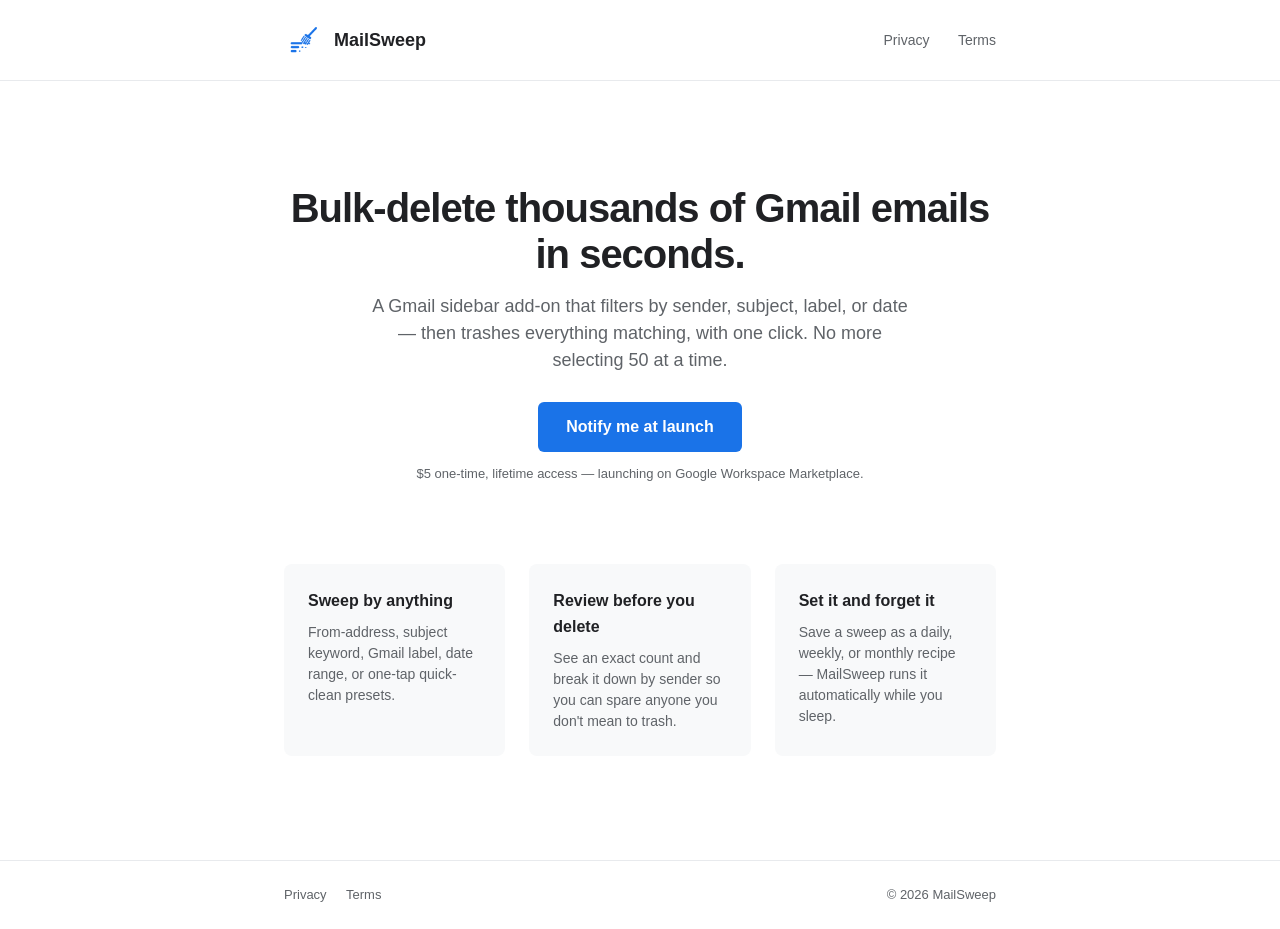
<file: docs/index.html>
<!doctype html>
<html lang="en">
<head>
  <meta charset="utf-8">
  <meta name="viewport" content="width=device-width, initial-scale=1">
  <meta name="google-site-verification" content="Cl3YPLw_id-CeBiF6VyEsyAbAgMMyoTihzDY2pmEzBI" />
  <title>MailSweep — Bulk-delete Gmail emails in seconds</title>
  <meta name="description" content="A Gmail sidebar add-on that bulk-deletes thousands of emails matching a filter. $5 lifetime.">
  <link rel="icon" type="image/png" sizes="48x48" href="img/favicon-48.png">
  <link rel="icon" type="image/png" sizes="16x16" href="img/favicon-16.png">
  <link rel="apple-touch-icon" sizes="128x128" href="img/logo-128.png">
  <meta property="og:title" content="MailSweep — Bulk-delete Gmail emails in seconds">
  <meta property="og:description" content="A Gmail sidebar add-on that bulk-deletes thousands of emails matching a filter.">
  <meta property="og:image" content="img/logo-256.png">
  <meta property="og:type" content="website">
  <link rel="stylesheet" href="style.css">
  <style>
    .hero {
      text-align: center;
      padding: 56px 0 24px;
    }
    .hero h1 {
      font-size: 40px;
      font-weight: 700;
      letter-spacing: -1px;
      margin: 0 0 16px;
      line-height: 1.15;
    }
    .hero p.lead {
      font-size: 18px;
      color: var(--text-muted);
      max-width: 540px;
      margin: 0 auto 28px;
      line-height: 1.5;
    }
    .cta {
      display: inline-block;
      background: var(--brand);
      color: #fff;
      padding: 12px 28px;
      border-radius: 6px;
      font-weight: 600;
      font-size: 16px;
      transition: background 0.15s;
    }
    .cta:hover { background: var(--brand-dark); text-decoration: none; }
    .price-note {
      display: block;
      margin-top: 12px;
      color: var(--text-muted);
      font-size: 13px;
    }
    .features {
      display: grid;
      grid-template-columns: repeat(3, 1fr);
      gap: 24px;
      margin: 56px 0 24px;
    }
    .feature {
      background: var(--bg-soft);
      border-radius: var(--radius);
      padding: 24px;
    }
    .feature h3 {
      margin: 0 0 8px;
      font-size: 16px;
      font-weight: 600;
    }
    .feature p {
      margin: 0;
      font-size: 14px;
      color: var(--text-muted);
      line-height: 1.5;
    }
    .coming-soon {
      text-align: center;
      margin: 40px 0;
      padding: 20px;
      background: var(--bg-soft);
      border-radius: var(--radius);
      color: var(--text-muted);
      font-size: 14px;
    }
    @media (max-width: 600px) {
      .hero h1 { font-size: 30px; }
      .hero p.lead { font-size: 16px; }
      .features { grid-template-columns: 1fr; }
    }
  </style>
</head>
<body>

<header class="site-header">
  <div class="inner">
    <a class="brand" href="index.html">
      <span class="brand-mark"><img src="img/logo-128.png" alt="MailSweep logo"></span>
      <span>MailSweep</span>
    </a>
    <nav class="site-nav">
      <a href="privacy.html">Privacy</a>
      <a href="terms.html">Terms</a>
    </nav>
  </div>
</header>

<main>
  <section class="hero">
    <h1>Bulk-delete thousands of Gmail emails in seconds.</h1>
    <p class="lead">
      A Gmail sidebar add-on that filters by sender, subject, label, or date —
      then trashes everything matching, with one click. No more selecting 50 at a
      time.
    </p>
    <!-- LAUNCH-DAY: swap href to the Marketplace install URL and change text to "Install on Gmail" -->
    <a class="cta" href="mailto:imharshbhojwani@gmail.com?subject=Notify%20me%20when%20MailSweep%20launches&body=Add%20me%20to%20the%20launch%20list.">Notify me at launch</a>
    <span class="price-note">$5 one-time, lifetime access — launching on Google Workspace Marketplace.</span>
  </section>

  <section class="features">
    <div class="feature">
      <h3>Sweep by anything</h3>
      <p>From-address, subject keyword, Gmail label, date range, or one-tap quick-clean presets.</p>
    </div>
    <div class="feature">
      <h3>Review before you delete</h3>
      <p>See an exact count and break it down by sender so you can spare anyone you don't mean to trash.</p>
    </div>
    <div class="feature">
      <h3>Set it and forget it</h3>
      <p>Save a sweep as a daily, weekly, or monthly recipe — MailSweep runs it automatically while you sleep.</p>
    </div>
  </section>
</main>

<footer class="site-footer">
  <div class="inner">
    <div>
      <a href="privacy.html">Privacy</a>
      <a href="terms.html">Terms</a>
    </div>
    <div>&copy; 2026 MailSweep</div>
  </div>
</footer>

</body>
</html>
</file>
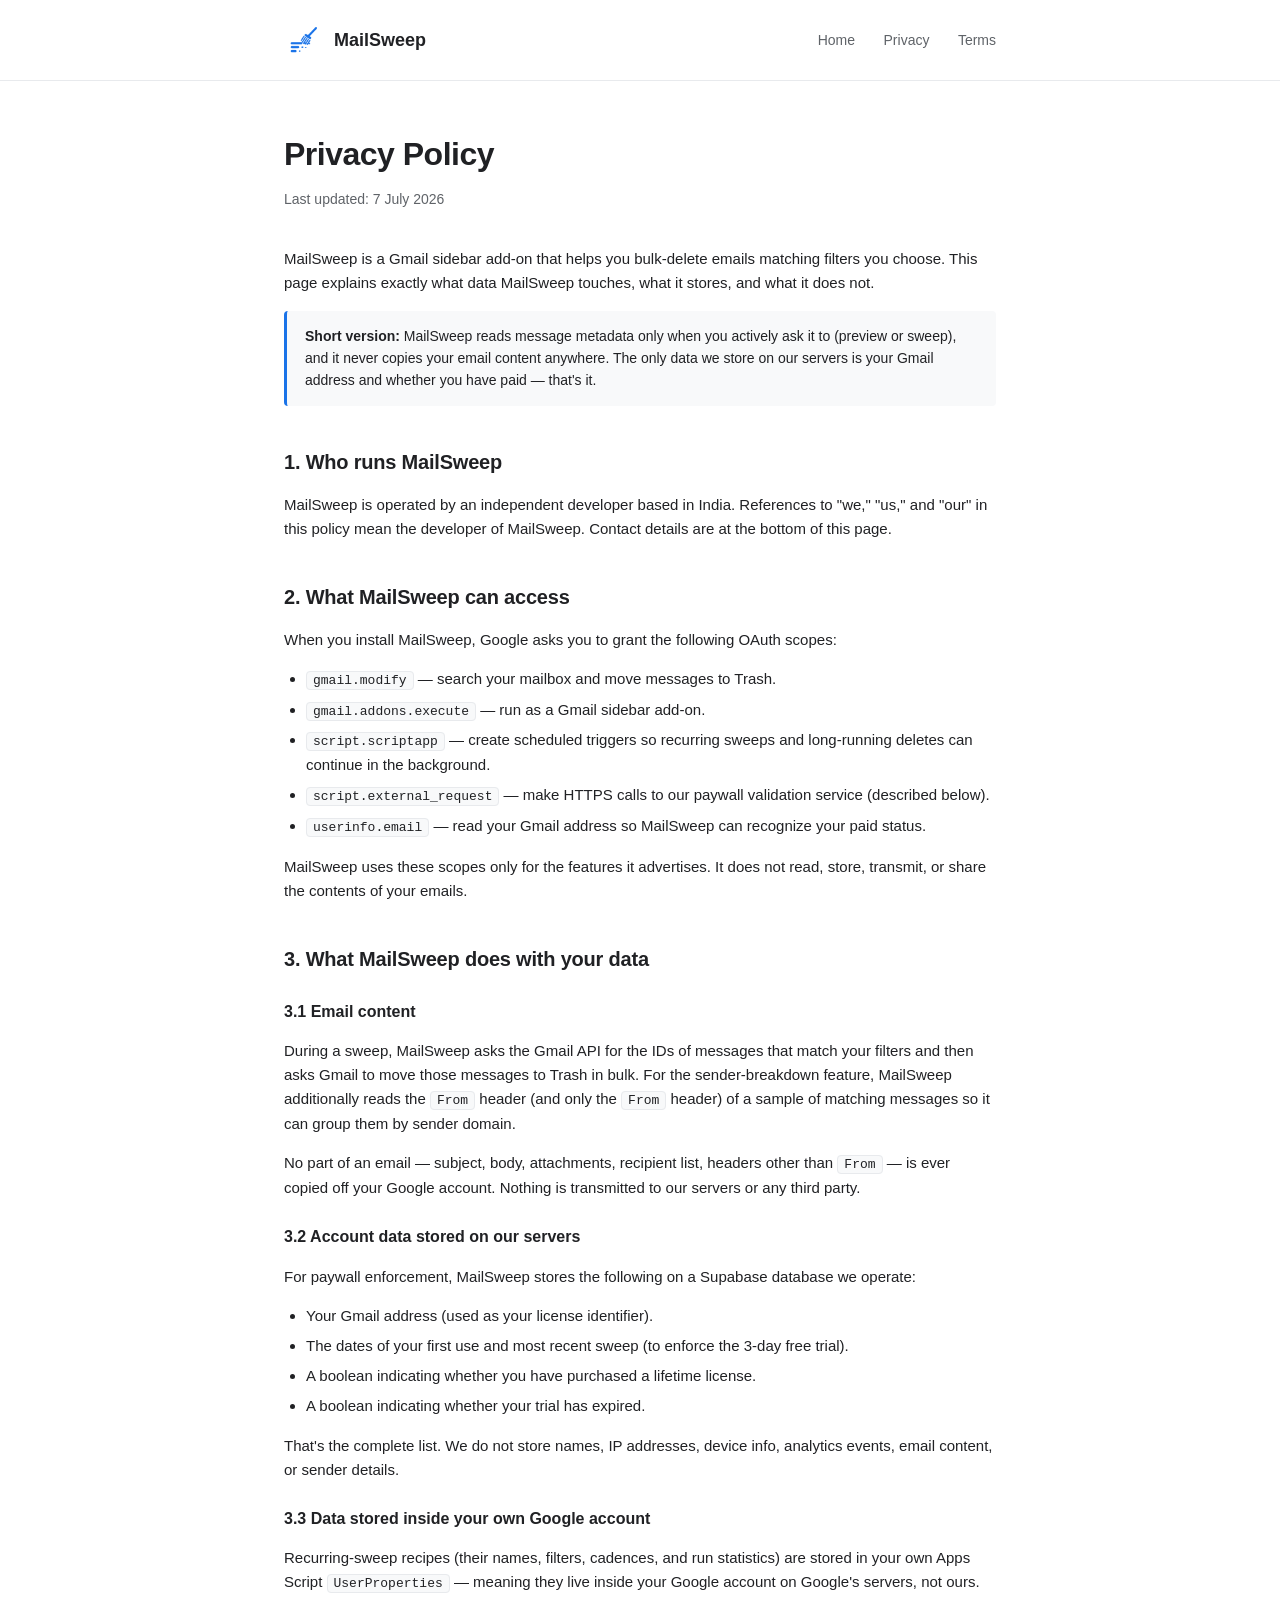
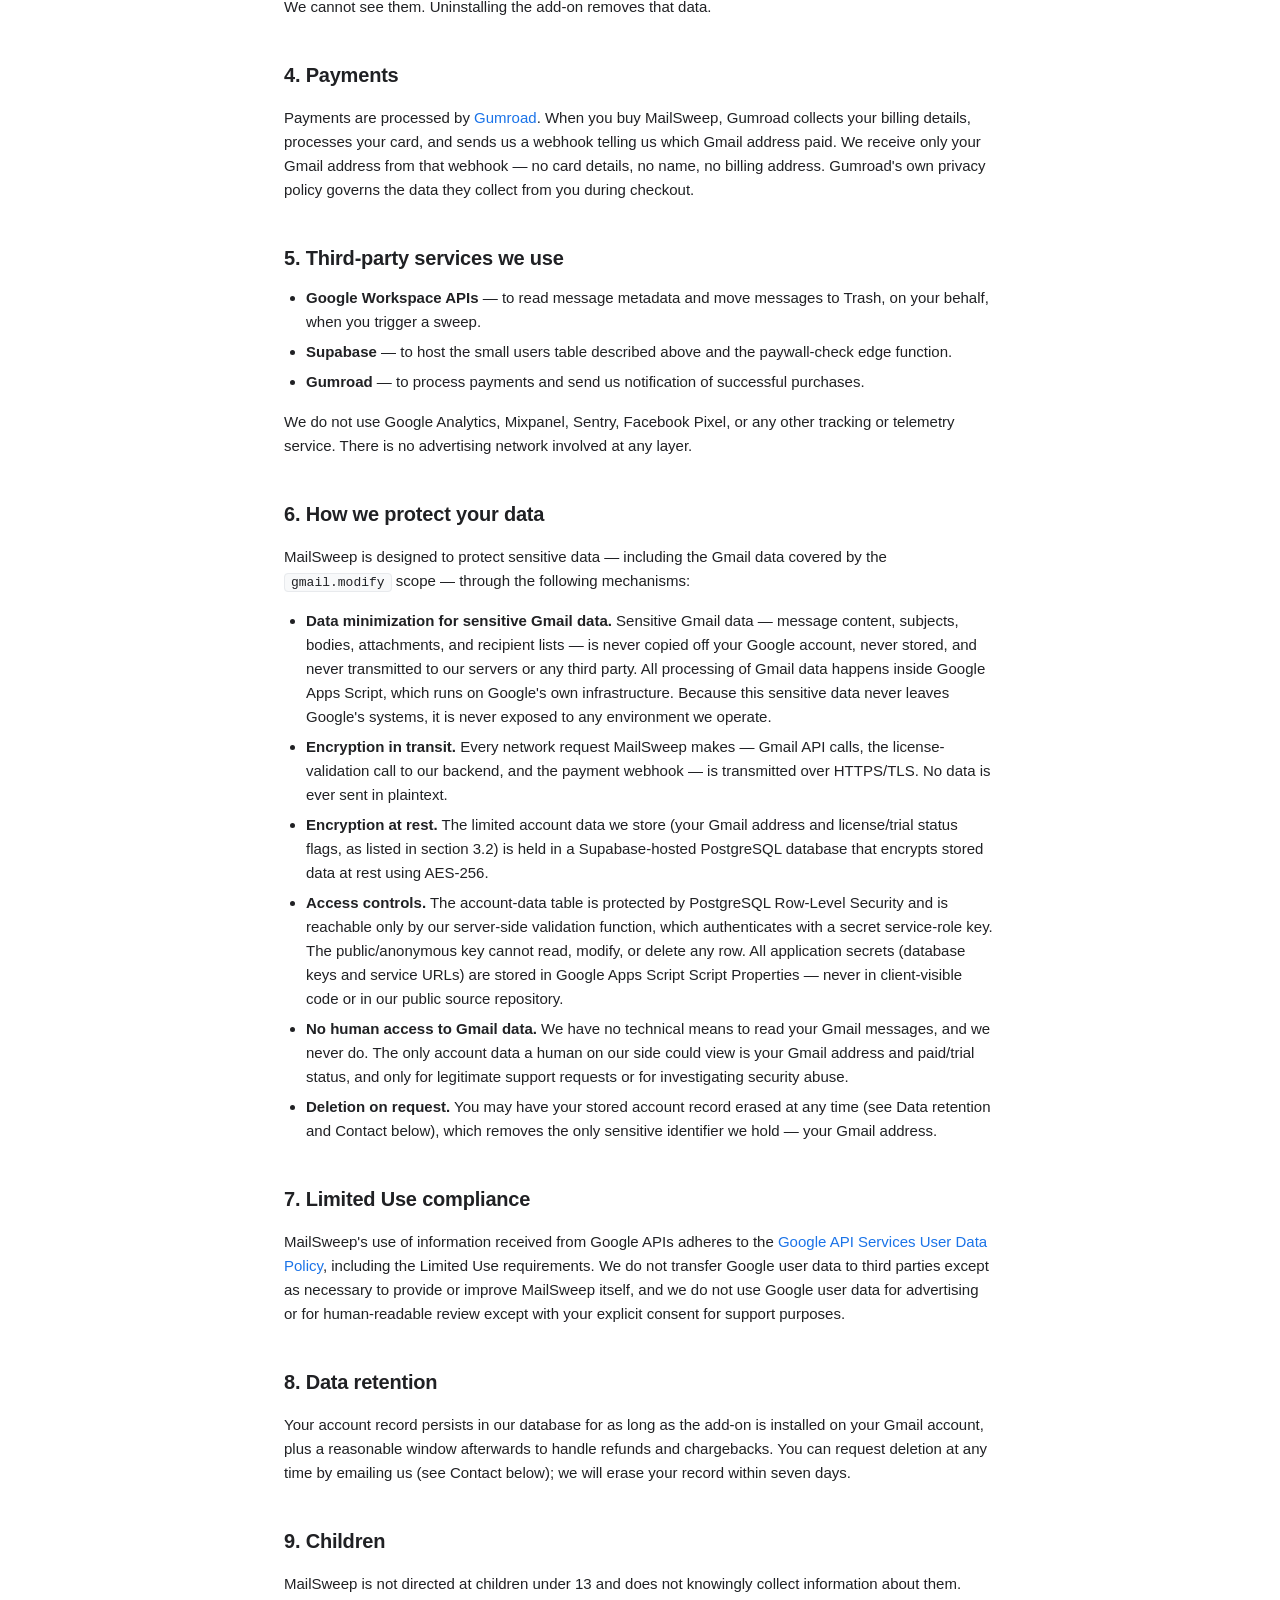
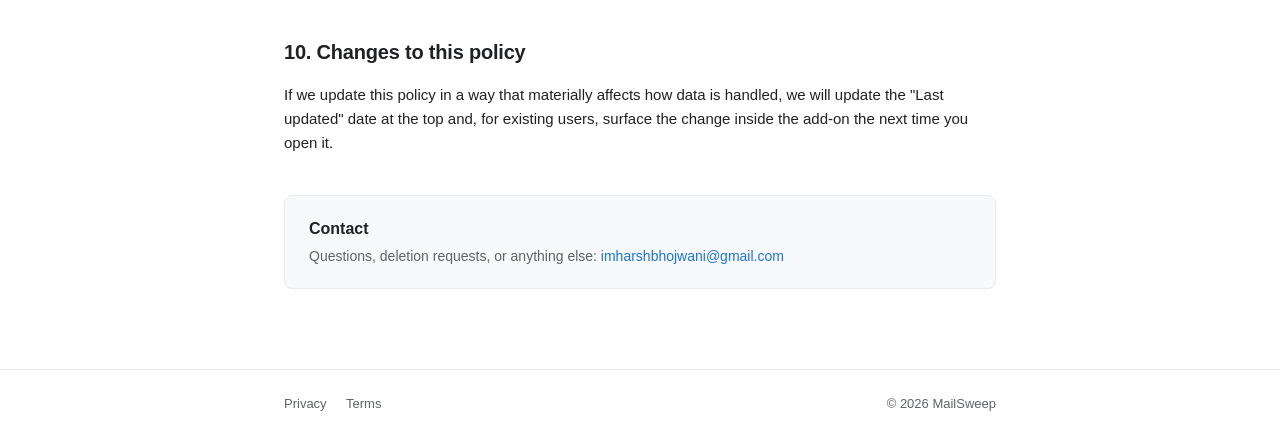
<file: docs/privacy.html>
<!doctype html>
<html lang="en">
<head>
  <meta charset="utf-8">
  <meta name="viewport" content="width=device-width, initial-scale=1">
  <title>Privacy Policy — MailSweep</title>
  <meta name="description" content="MailSweep's privacy policy. What we access, what we store, what we don't.">
  <link rel="icon" type="image/png" sizes="48x48" href="img/favicon-48.png">
  <link rel="icon" type="image/png" sizes="16x16" href="img/favicon-16.png">
  <link rel="stylesheet" href="style.css">
</head>
<body>

<header class="site-header">
  <div class="inner">
    <a class="brand" href="index.html">
      <span class="brand-mark"><img src="img/logo-128.png" alt="MailSweep logo"></span>
      <span>MailSweep</span>
    </a>
    <nav class="site-nav">
      <a href="index.html">Home</a>
      <a href="privacy.html">Privacy</a>
      <a href="terms.html">Terms</a>
    </nav>
  </div>
</header>

<main class="legal">
  <h1>Privacy Policy</h1>
  <p class="updated">Last updated: 7 July 2026</p>

  <p>
    MailSweep is a Gmail sidebar add-on that helps you bulk-delete emails matching
    filters you choose. This page explains exactly what data MailSweep touches,
    what it stores, and what it does not.
  </p>

  <div class="callout">
    <strong>Short version:</strong> MailSweep reads message metadata only when you
    actively ask it to (preview or sweep), and it never copies your email content
    anywhere. The only data we store on our servers is your Gmail address and
    whether you have paid — that's it.
  </div>

  <h2>1. Who runs MailSweep</h2>
  <p>
    MailSweep is operated by an independent developer based in India. References to
    "we," "us," and "our" in this policy mean the developer of MailSweep. Contact
    details are at the bottom of this page.
  </p>

  <h2>2. What MailSweep can access</h2>
  <p>
    When you install MailSweep, Google asks you to grant the following OAuth scopes:
  </p>
  <ul>
    <li><code>gmail.modify</code> — search your mailbox and move messages to Trash.</li>
    <li><code>gmail.addons.execute</code> — run as a Gmail sidebar add-on.</li>
    <li><code>script.scriptapp</code> — create scheduled triggers so recurring sweeps and long-running deletes can continue in the background.</li>
    <li><code>script.external_request</code> — make HTTPS calls to our paywall validation service (described below).</li>
    <li><code>userinfo.email</code> — read your Gmail address so MailSweep can recognize your paid status.</li>
  </ul>
  <p>
    MailSweep uses these scopes only for the features it advertises. It does not
    read, store, transmit, or share the contents of your emails.
  </p>

  <h2>3. What MailSweep does with your data</h2>

  <h3>3.1 Email content</h3>
  <p>
    During a sweep, MailSweep asks the Gmail API for the IDs of messages that match
    your filters and then asks Gmail to move those messages to Trash in bulk. For
    the sender-breakdown feature, MailSweep additionally reads the <code>From</code>
    header (and only the <code>From</code> header) of a sample of matching messages so
    it can group them by sender domain.
  </p>
  <p>
    No part of an email — subject, body, attachments, recipient list, headers other
    than <code>From</code> — is ever copied off your Google account. Nothing is
    transmitted to our servers or any third party.
  </p>

  <h3>3.2 Account data stored on our servers</h3>
  <p>
    For paywall enforcement, MailSweep stores the following on a Supabase database
    we operate:
  </p>
  <ul>
    <li>Your Gmail address (used as your license identifier).</li>
    <li>The dates of your first use and most recent sweep (to enforce the 3-day free trial).</li>
    <li>A boolean indicating whether you have purchased a lifetime license.</li>
    <li>A boolean indicating whether your trial has expired.</li>
  </ul>
  <p>
    That's the complete list. We do not store names, IP addresses, device info,
    analytics events, email content, or sender details.
  </p>

  <h3>3.3 Data stored inside your own Google account</h3>
  <p>
    Recurring-sweep recipes (their names, filters, cadences, and run statistics)
    are stored in your own Apps Script <code>UserProperties</code> — meaning they
    live inside your Google account on Google's servers, not ours. We cannot see
    them. Uninstalling the add-on removes that data.
  </p>

  <h2>4. Payments</h2>
  <p>
    Payments are processed by <a href="https://gumroad.com" target="_blank" rel="noopener">Gumroad</a>.
    When you buy MailSweep, Gumroad collects your billing details, processes your
    card, and sends us a webhook telling us which Gmail address paid. We receive
    only your Gmail address from that webhook — no card details, no name, no
    billing address. Gumroad's own privacy policy governs the data they collect
    from you during checkout.
  </p>

  <h2>5. Third-party services we use</h2>
  <ul>
    <li><strong>Google Workspace APIs</strong> — to read message metadata and move messages to Trash, on your behalf, when you trigger a sweep.</li>
    <li><strong>Supabase</strong> — to host the small users table described above and the paywall-check edge function.</li>
    <li><strong>Gumroad</strong> — to process payments and send us notification of successful purchases.</li>
  </ul>
  <p>
    We do not use Google Analytics, Mixpanel, Sentry, Facebook Pixel, or any other
    tracking or telemetry service. There is no advertising network involved at any
    layer.
  </p>

  <h2>6. How we protect your data</h2>
  <p>
    MailSweep is designed to protect sensitive data — including the Gmail data
    covered by the <code>gmail.modify</code> scope — through the following
    mechanisms:
  </p>
  <ul>
    <li>
      <strong>Data minimization for sensitive Gmail data.</strong> Sensitive
      Gmail data — message content, subjects, bodies, attachments, and recipient
      lists — is never copied off your Google account, never stored, and never
      transmitted to our servers or any third party. All processing of Gmail data
      happens inside Google Apps Script, which runs on Google's own infrastructure.
      Because this sensitive data never leaves Google's systems, it is never
      exposed to any environment we operate.
    </li>
    <li>
      <strong>Encryption in transit.</strong> Every network request MailSweep
      makes — Gmail API calls, the license-validation call to our backend, and the
      payment webhook — is transmitted over HTTPS/TLS. No data is ever sent in
      plaintext.
    </li>
    <li>
      <strong>Encryption at rest.</strong> The limited account data we store (your
      Gmail address and license/trial status flags, as listed in section 3.2) is
      held in a Supabase-hosted PostgreSQL database that encrypts stored data at
      rest using AES-256.
    </li>
    <li>
      <strong>Access controls.</strong> The account-data table is protected by
      PostgreSQL Row-Level Security and is reachable only by our server-side
      validation function, which authenticates with a secret service-role key.
      The public/anonymous key cannot read, modify, or delete any row. All
      application secrets (database keys and service URLs) are stored in Google
      Apps Script Script Properties — never in client-visible code or in our
      public source repository.
    </li>
    <li>
      <strong>No human access to Gmail data.</strong> We have no technical means
      to read your Gmail messages, and we never do. The only account data a human
      on our side could view is your Gmail address and paid/trial status, and only
      for legitimate support requests or for investigating security abuse.
    </li>
    <li>
      <strong>Deletion on request.</strong> You may have your stored account
      record erased at any time (see Data retention and Contact below), which
      removes the only sensitive identifier we hold — your Gmail address.
    </li>
  </ul>

  <h2>7. Limited Use compliance</h2>
  <p>
    MailSweep's use of information received from Google APIs adheres to the
    <a href="https://developers.google.com/terms/api-services-user-data-policy#additional_requirements_for_specific_api_scopes" target="_blank" rel="noopener">Google API Services User Data Policy</a>,
    including the Limited Use requirements. We do not transfer Google user data to
    third parties except as necessary to provide or improve MailSweep itself, and
    we do not use Google user data for advertising or for human-readable review
    except with your explicit consent for support purposes.
  </p>

  <h2>8. Data retention</h2>
  <p>
    Your account record persists in our database for as long as the add-on is
    installed on your Gmail account, plus a reasonable window afterwards to handle
    refunds and chargebacks. You can request deletion at any time by emailing us
    (see Contact below); we will erase your record within seven days.
  </p>

  <h2>9. Children</h2>
  <p>
    MailSweep is not directed at children under 13 and does not knowingly collect
    information about them.
  </p>

  <h2>10. Changes to this policy</h2>
  <p>
    If we update this policy in a way that materially affects how data is handled,
    we will update the "Last updated" date at the top and, for existing users,
    surface the change inside the add-on the next time you open it.
  </p>

  <div class="contact-card">
    <h3>Contact</h3>
    <p>Questions, deletion requests, or anything else: <a href="mailto:imharshbhojwani@gmail.com">imharshbhojwani@gmail.com</a></p>
  </div>
</main>

<footer class="site-footer">
  <div class="inner">
    <div>
      <a href="privacy.html">Privacy</a>
      <a href="terms.html">Terms</a>
    </div>
    <div>&copy; 2026 MailSweep</div>
  </div>
</footer>

</body>
</html>
</file>
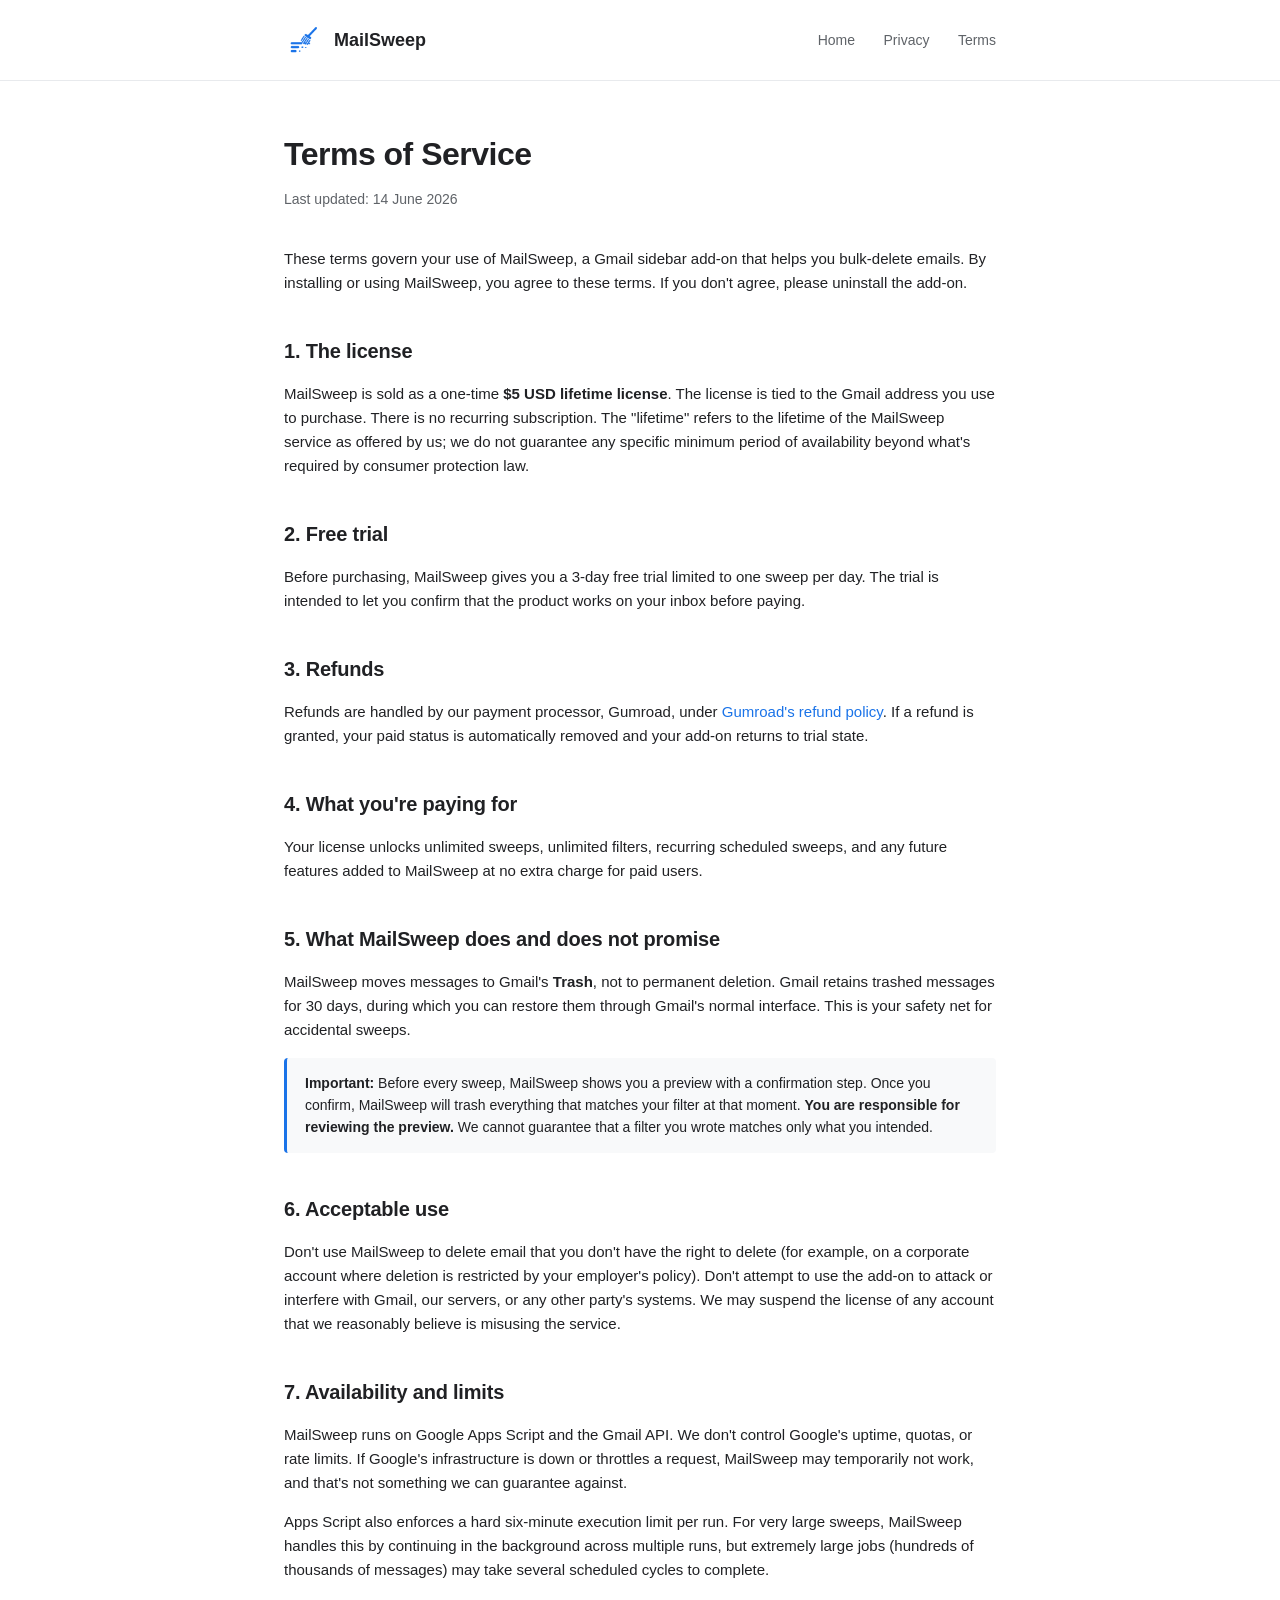
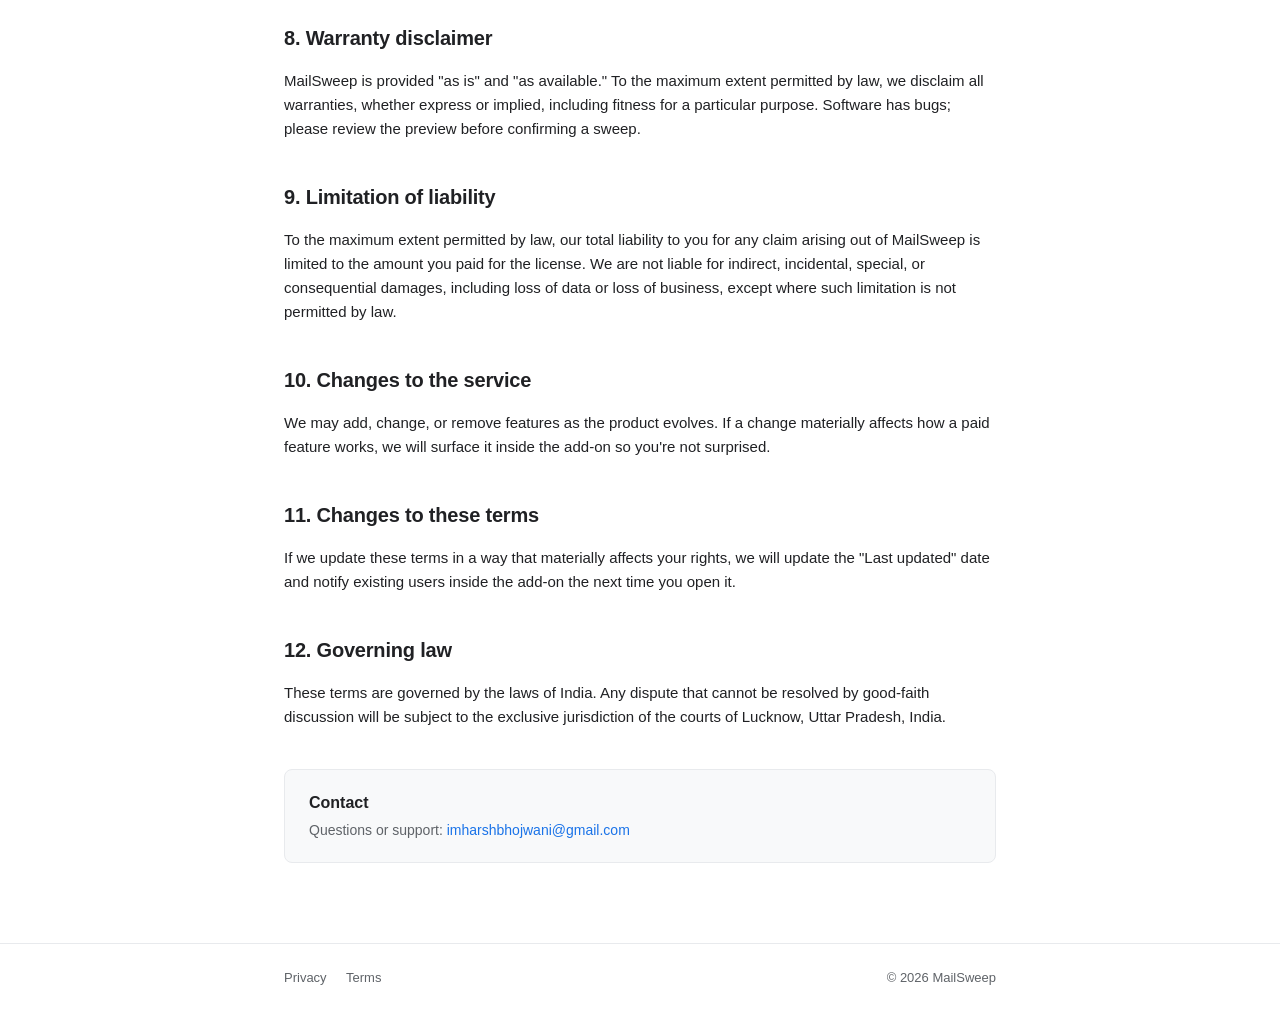
<file: docs/terms.html>
<!doctype html>
<html lang="en">
<head>
  <meta charset="utf-8">
  <meta name="viewport" content="width=device-width, initial-scale=1">
  <title>Terms of Service — MailSweep</title>
  <meta name="description" content="MailSweep's terms of service.">
  <link rel="icon" type="image/png" sizes="48x48" href="img/favicon-48.png">
  <link rel="icon" type="image/png" sizes="16x16" href="img/favicon-16.png">
  <link rel="stylesheet" href="style.css">
</head>
<body>

<header class="site-header">
  <div class="inner">
    <a class="brand" href="index.html">
      <span class="brand-mark"><img src="img/logo-128.png" alt="MailSweep logo"></span>
      <span>MailSweep</span>
    </a>
    <nav class="site-nav">
      <a href="index.html">Home</a>
      <a href="privacy.html">Privacy</a>
      <a href="terms.html">Terms</a>
    </nav>
  </div>
</header>

<main class="legal">
  <h1>Terms of Service</h1>
  <p class="updated">Last updated: 14 June 2026</p>

  <p>
    These terms govern your use of MailSweep, a Gmail sidebar add-on that helps
    you bulk-delete emails. By installing or using MailSweep, you agree to these
    terms. If you don't agree, please uninstall the add-on.
  </p>

  <h2>1. The license</h2>
  <p>
    MailSweep is sold as a one-time <strong>$5 USD lifetime license</strong>. The
    license is tied to the Gmail address you use to purchase. There is no
    recurring subscription. The "lifetime" refers to the lifetime of the
    MailSweep service as offered by us; we do not guarantee any specific minimum
    period of availability beyond what's required by consumer protection law.
  </p>

  <h2>2. Free trial</h2>
  <p>
    Before purchasing, MailSweep gives you a 3-day free trial limited to one
    sweep per day. The trial is intended to let you confirm that the product
    works on your inbox before paying.
  </p>

  <h2>3. Refunds</h2>
  <p>
    Refunds are handled by our payment processor, Gumroad, under
    <a href="https://help.gumroad.com/article/281-refunds-and-disputes" target="_blank" rel="noopener">Gumroad's refund policy</a>.
    If a refund is granted, your paid status is automatically removed and your
    add-on returns to trial state.
  </p>

  <h2>4. What you're paying for</h2>
  <p>
    Your license unlocks unlimited sweeps, unlimited filters, recurring scheduled
    sweeps, and any future features added to MailSweep at no extra charge for
    paid users.
  </p>

  <h2>5. What MailSweep does and does not promise</h2>
  <p>
    MailSweep moves messages to Gmail's <strong>Trash</strong>, not to permanent
    deletion. Gmail retains trashed messages for 30 days, during which you can
    restore them through Gmail's normal interface. This is your safety net for
    accidental sweeps.
  </p>
  <div class="callout">
    <strong>Important:</strong> Before every sweep, MailSweep shows you a preview
    with a confirmation step. Once you confirm, MailSweep will trash everything
    that matches your filter at that moment. <strong>You are responsible for
    reviewing the preview.</strong> We cannot guarantee that a filter you wrote
    matches only what you intended.
  </div>

  <h2>6. Acceptable use</h2>
  <p>
    Don't use MailSweep to delete email that you don't have the right to delete
    (for example, on a corporate account where deletion is restricted by your
    employer's policy). Don't attempt to use the add-on to attack or interfere
    with Gmail, our servers, or any other party's systems. We may suspend the
    license of any account that we reasonably believe is misusing the service.
  </p>

  <h2>7. Availability and limits</h2>
  <p>
    MailSweep runs on Google Apps Script and the Gmail API. We don't control
    Google's uptime, quotas, or rate limits. If Google's infrastructure is down
    or throttles a request, MailSweep may temporarily not work, and that's not
    something we can guarantee against.
  </p>
  <p>
    Apps Script also enforces a hard six-minute execution limit per run. For very
    large sweeps, MailSweep handles this by continuing in the background across
    multiple runs, but extremely large jobs (hundreds of thousands of messages)
    may take several scheduled cycles to complete.
  </p>

  <h2>8. Warranty disclaimer</h2>
  <p>
    MailSweep is provided "as is" and "as available." To the maximum extent
    permitted by law, we disclaim all warranties, whether express or implied,
    including fitness for a particular purpose. Software has bugs; please review
    the preview before confirming a sweep.
  </p>

  <h2>9. Limitation of liability</h2>
  <p>
    To the maximum extent permitted by law, our total liability to you for any
    claim arising out of MailSweep is limited to the amount you paid for the
    license. We are not liable for indirect, incidental, special, or
    consequential damages, including loss of data or loss of business, except
    where such limitation is not permitted by law.
  </p>

  <h2>10. Changes to the service</h2>
  <p>
    We may add, change, or remove features as the product evolves. If a change
    materially affects how a paid feature works, we will surface it inside the
    add-on so you're not surprised.
  </p>

  <h2>11. Changes to these terms</h2>
  <p>
    If we update these terms in a way that materially affects your rights, we
    will update the "Last updated" date and notify existing users inside the
    add-on the next time you open it.
  </p>

  <h2>12. Governing law</h2>
  <p>
    These terms are governed by the laws of India. Any dispute that cannot be
    resolved by good-faith discussion will be subject to the exclusive
    jurisdiction of the courts of Lucknow, Uttar Pradesh, India.
  </p>

  <div class="contact-card">
    <h3>Contact</h3>
    <p>Questions or support: <a href="mailto:imharshbhojwani@gmail.com">imharshbhojwani@gmail.com</a></p>
  </div>
</main>

<footer class="site-footer">
  <div class="inner">
    <div>
      <a href="privacy.html">Privacy</a>
      <a href="terms.html">Terms</a>
    </div>
    <div>&copy; 2026 MailSweep</div>
  </div>
</footer>

</body>
</html>
</file>
<file: docs/style.css>
/* MailSweep — shared site styles */

:root {
  --brand: #1a73e8;
  --brand-dark: #1557b0;
  --text: #202124;
  --text-muted: #5f6368;
  --border: #e8eaed;
  --bg: #ffffff;
  --bg-soft: #f8f9fa;
  --radius: 8px;
  --max-w: 760px;
}

* { box-sizing: border-box; }

html, body {
  margin: 0;
  padding: 0;
  font-family: -apple-system, BlinkMacSystemFont, "Segoe UI", Roboto, Oxygen,
               Ubuntu, Cantarell, sans-serif;
  color: var(--text);
  background: var(--bg);
  line-height: 1.6;
  -webkit-font-smoothing: antialiased;
  -moz-osx-font-smoothing: grayscale;
}

a {
  color: var(--brand);
  text-decoration: none;
}
a:hover { text-decoration: underline; }

.site-header {
  border-bottom: 1px solid var(--border);
  background: var(--bg);
}

.site-header .inner {
  max-width: var(--max-w);
  margin: 0 auto;
  padding: 20px 24px;
  display: flex;
  align-items: center;
  justify-content: space-between;
}

.brand {
  display: flex;
  align-items: center;
  gap: 10px;
  font-weight: 600;
  font-size: 18px;
  color: var(--text);
}

.brand-mark {
  width: 40px;
  height: 40px;
  display: inline-block;
  vertical-align: middle;
}
.brand-mark img { width: 100%; height: 100%; display: block; }

.site-nav a {
  color: var(--text-muted);
  margin-left: 24px;
  font-size: 14px;
  font-weight: 500;
}
.site-nav a:hover { color: var(--brand); text-decoration: none; }

main {
  max-width: var(--max-w);
  margin: 0 auto;
  padding: 48px 24px 80px;
}

.legal h1 {
  font-size: 32px;
  font-weight: 600;
  margin: 0 0 8px;
  letter-spacing: -0.5px;
}

.legal .updated {
  color: var(--text-muted);
  font-size: 14px;
  margin: 0 0 36px;
}

.legal h2 {
  font-size: 20px;
  font-weight: 600;
  margin: 40px 0 12px;
  letter-spacing: -0.2px;
}

.legal h3 {
  font-size: 16px;
  font-weight: 600;
  margin: 24px 0 8px;
  color: var(--text);
}

.legal p, .legal li {
  font-size: 15px;
  color: var(--text);
}

.legal ul {
  padding-left: 22px;
  margin: 8px 0 16px;
}

.legal li { margin-bottom: 6px; }

.legal strong { font-weight: 600; }

.legal code {
  background: var(--bg-soft);
  border: 1px solid var(--border);
  border-radius: 4px;
  padding: 1px 6px;
  font-size: 13px;
  font-family: ui-monospace, SFMono-Regular, Menlo, Consolas, monospace;
}

.callout {
  background: var(--bg-soft);
  border-left: 3px solid var(--brand);
  border-radius: 4px;
  padding: 14px 18px;
  margin: 16px 0 20px;
  font-size: 14px;
  color: var(--text);
}

.contact-card {
  margin-top: 40px;
  padding: 20px 24px;
  border: 1px solid var(--border);
  border-radius: var(--radius);
  background: var(--bg-soft);
}

.contact-card h3 {
  margin: 0 0 4px;
  font-size: 16px;
}

.contact-card p {
  margin: 0;
  color: var(--text-muted);
  font-size: 14px;
}

.site-footer {
  border-top: 1px solid var(--border);
  background: var(--bg);
}

.site-footer .inner {
  max-width: var(--max-w);
  margin: 0 auto;
  padding: 24px;
  display: flex;
  justify-content: space-between;
  align-items: center;
  flex-wrap: wrap;
  gap: 12px;
  color: var(--text-muted);
  font-size: 13px;
}

.site-footer a {
  color: var(--text-muted);
  margin-right: 16px;
}
.site-footer a:hover { color: var(--brand); text-decoration: none; }

@media (max-width: 600px) {
  .site-nav a { margin-left: 14px; }
  main { padding: 32px 20px 56px; }
  .legal h1 { font-size: 26px; }
  .legal h2 { font-size: 18px; }
}
</file>
